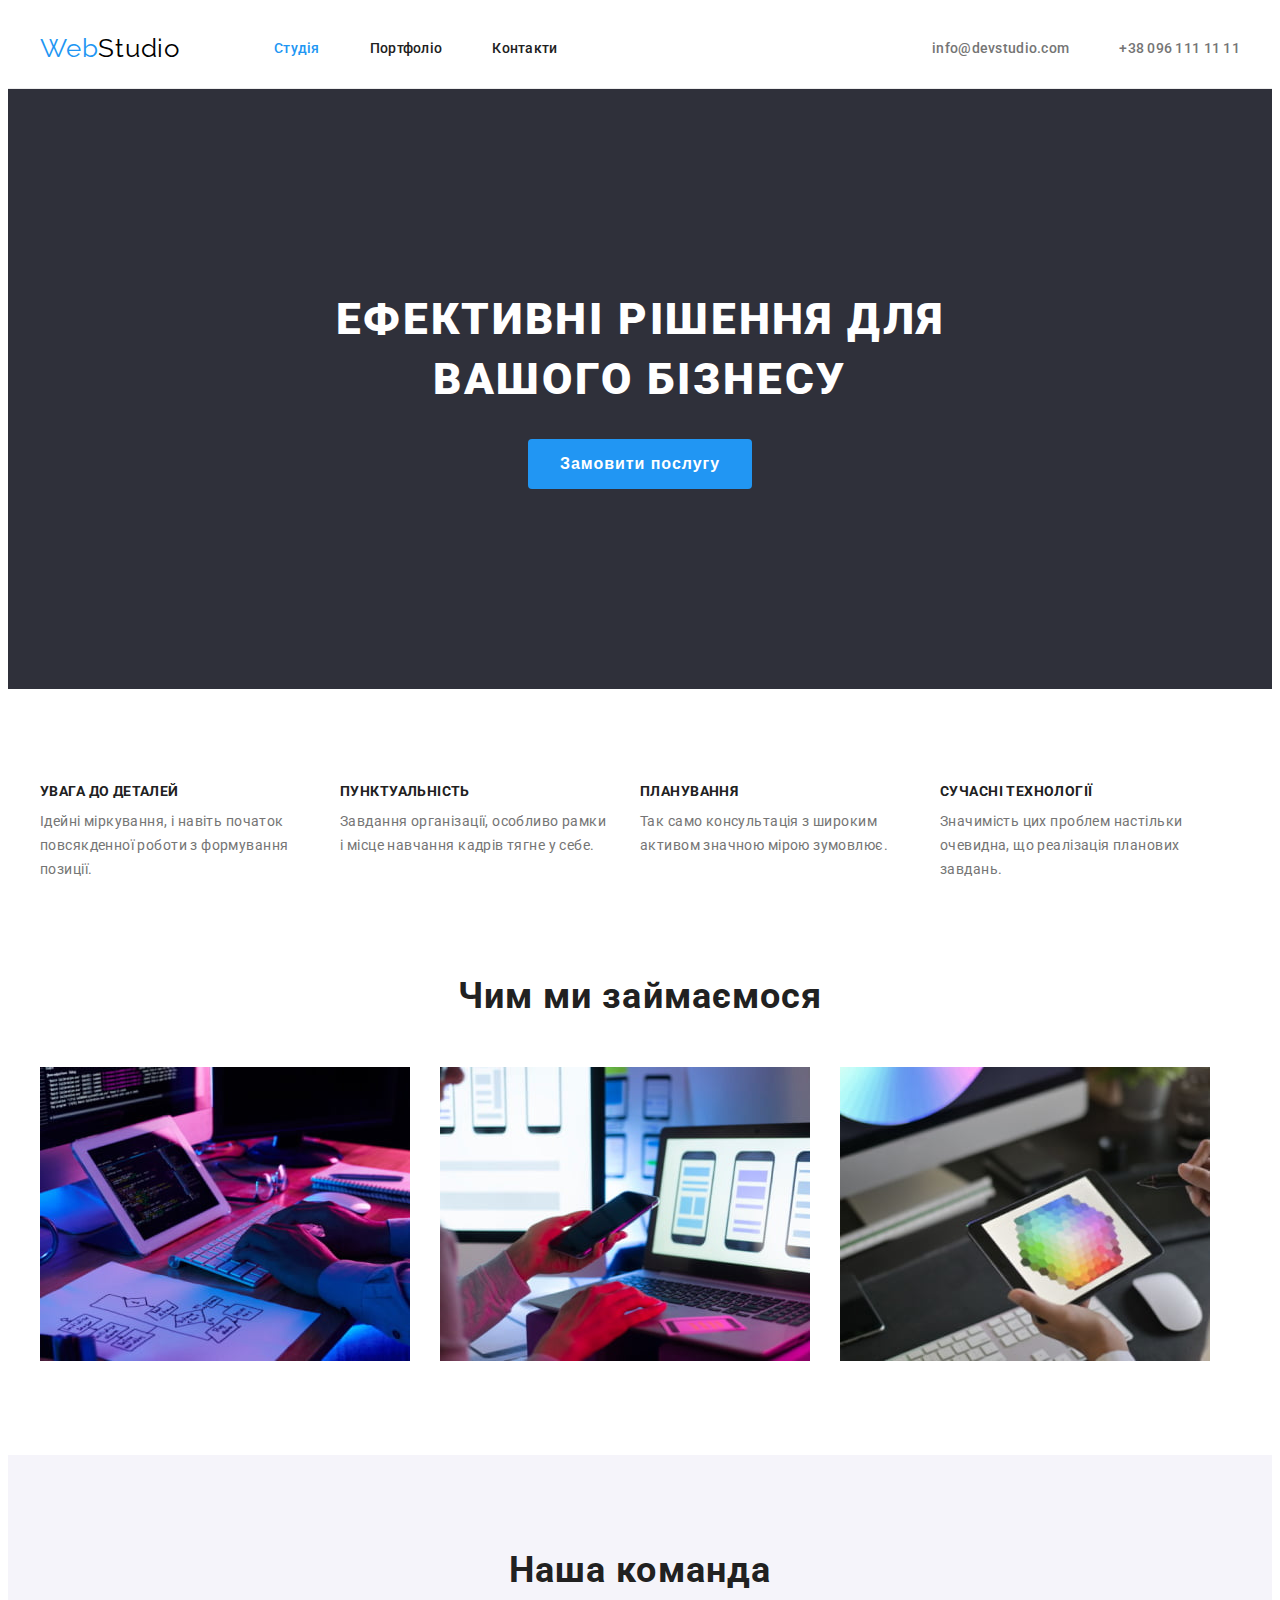
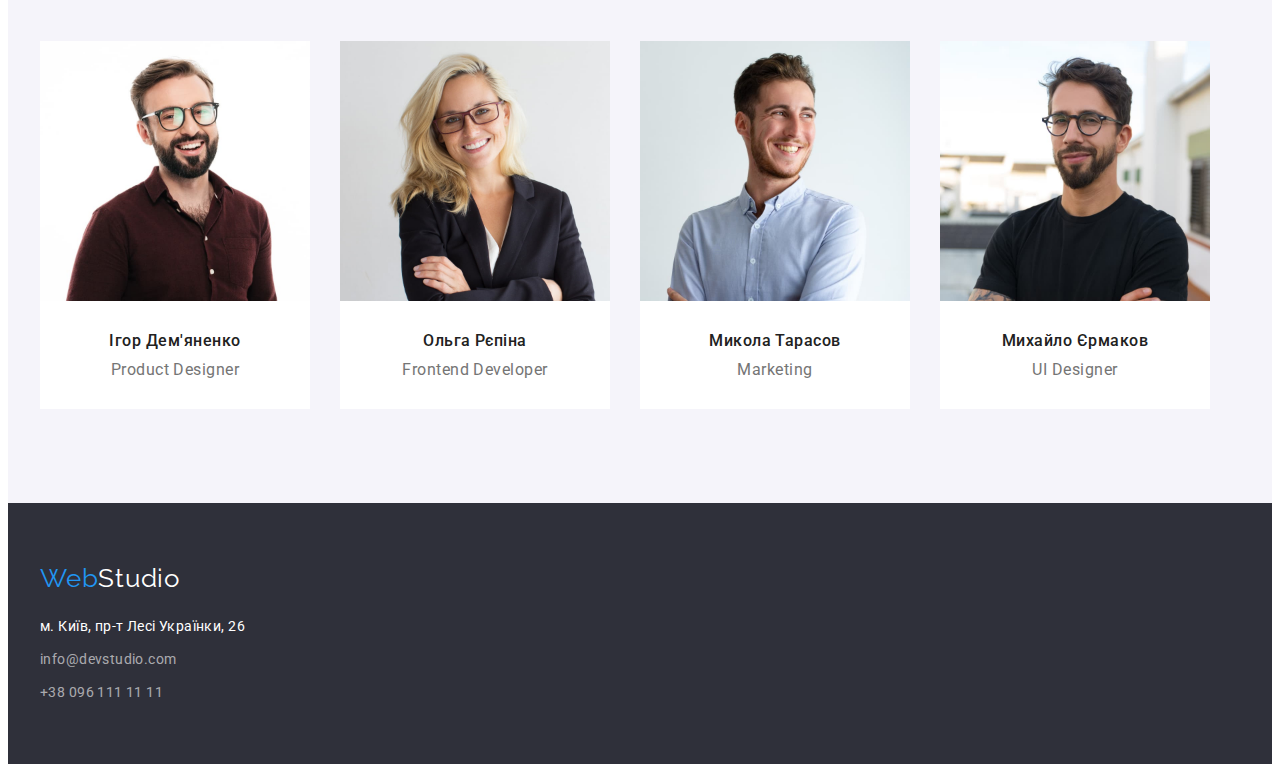
<file: index.html>
<!DOCTYPE html>
<html lang="uk">
  <head>
    <meta charset="UTF-8" />
    <meta http-equiv="X-UA-Compatible" content="IE=edge" />
    <meta name="viewport" content="width=device-width, initial-scale=1.0" />
    <title lang="en">WebStudio Студія</title>

    <link rel="preconnect" href="https://fonts.googleapis.com" />
    <link rel="preconnect" href="https://fonts.gstatic.com" crossorigin />
    <link
      href="https://fonts.googleapis.com/css2?family=Raleway:wght@700&family=Roboto:wght@400;500;700;900&display=swap"
      rel="stylesheet"
    />
    <link
      rel="stylesheet"
      href="https://cdnjs.cloudflare.com/ajax/libs/modern-normalize/1.1.0/modern-normalize.min.css"
      integrity="sha512-wpPYUAdjBVSE4KJnH1VR1HeZfpl1ub8YT/NKx4PuQ5NmX2tKuGu6U/JRp5y+Y8XG2tV+wKQpNHVUX03MfMFn9Q=="
      crossorigin="anonymous"
      referrerpolicy="no-referrer"
    />
    <link rel="stylesheet" href="./style.css" />
  </head>
  <body>
    <!-- header -->
    <header class="page-header">
      <div class="nav-page container">
        <nav class="nav-page">
          <a href="./index.html" lang="en" class="logo link"
            >Web<span class="logo-header">Studio</span></a
          >
          <ul class="site-nav list">
            <li class="item">
              <a
                href="./index.html"
                class="nav-link link current"
                title="Студія"
                >Студія</a
              >
            </li>
            <li class="item">
              <a href="./portfolio.html" class="nav-link link" title="Портфоліо"
                >Портфоліо</a
              >
            </li>
            <li class="item"><a href="#" class="nav-link link">Контакти</a></li>
          </ul>
        </nav>
        <ul class="contact-nav list">
          <li class="item">
            <a href="mailto:info@devstudio.com" class="contacts link"
              >info@devstudio.com</a
            >
          </li>
          <li class="item">
            <a href="tel:+38-0961111111" class="contacts link"
              >+38 096 111 11 11</a
            >
          </li>
        </ul>
      </div>
    </header>
    <main>
      <!-- hero section -->
      <section class="hero-section section">
        <div class="container">
          <h1 class="hero-title">Ефективні рішення для вашого бізнесу</h1>
          <button class="primary-btn" type="button">Замовити послугу</button>
        </div>
      </section>
      <!-- benefit section -->
      <section class="benefit-section section">
        <div class="container">
          <h2 class="visually-hidden">Наші переваги</h2>
          <ul class="benefit list">
            <li class="item">
              <h3 class="benefit-title">Увага до деталей</h3>
              <p class="benefit-description">
                Ідейні міркування, і навіть початок повсякденної роботи з
                формування позиції.
              </p>
            </li>
            <li class="item">
              <h3 class="benefit-title">Пунктуальність</h3>
              <p class="benefit-description">
                Завдання організації, особливо рамки і місце навчання кадрів
                тягне у себе.
              </p>
            </li>
            <li class="item">
              <h3 class="benefit-title">Планування</h3>
              <p class="benefit-description">
                Так само консультація з широким активом значною мірою зумовлює.
              </p>
            </li>
            <li class="item">
              <h3 class="benefit-title">Сучасні технології</h3>
              <p class="benefit-description">
                Значимість цих проблем настільки очевидна, що реалізація
                планових завдань.
              </p>
            </li>
          </ul>
        </div>
      </section>
      <!-- about-section -->
      <section class="section">
        <div class="container">
          <h2 class="about-title">Чим ми займаємося</h2>
          <ul class="about-item list">
            <li class="item">
              <img
                src="./images/coding.jpg"
                alt="Зображення процессу кодування"
                width="370"
              />
            </li>
            <li class="item">
              <img
                src="./images/check_phone.jpg"
                alt="Зображення налаштування мобільної версії"
                width="370"
              />
            </li>
            <li class="item">
              <img
                src="./images/check_color.jpg"
                alt="Зображення підбору колористичної схеми"
                width="370"
              />
            </li>
          </ul>
        </div>
      </section>
      <!-- Teams section -->
      <section class="teams-section section">
        <div class="container">
          <h2 class="about-title">Наша команда</h2>
          <ul class="teams list">
            <li class="teams-card">
              <img
                src="./images/product_designer.jpg"
                alt="Фото Ігора Дем'яненка"
                width="270"
              />
              <div class="teams-description">
                <h3 class="teams-person">Ігор Дем'яненко</h3>
                <p class="teams-career" lang="en">Product Designer</p>
              </div>
            </li>
            <li class="teams-card">
              <img
                src="./images/frontend_developer.jpg"
                alt="Фото Ольги Рєпіної"
                width="270"
              />
              <div class="teams-description">
                <h3 class="teams-person">Ольга Рєпіна</h3>
                <p class="teams-career" lang="en">Frontend Developer</p>
              </div>
            </li>
            <li class="teams-card">
              <img
                src="./images/marketing.jpg"
                alt="Фото Миколи Тарасова"
                width="270"
              />
              <div class="teams-description">
                <h3 class="teams-person">Микола Тарасов</h3>
                <p class="teams-career" lang="en">Marketing</p>
              </div>
            </li>
            <li class="teams-card">
              <img
                src="./images/ua_designer.jpg"
                alt="Фото Михайла Єрмакова"
                width="270"
              />
              <div class="teams-description">
                <h3 class="teams-person">Михайло Єрмаков</h3>
                <p class="teams-career" lang="en">UI Designer</p>
              </div>
            </li>
          </ul>
        </div>
      </section>
    </main>
    <!-- Footer -->
    <footer class="page-footer">
      <div class="container">
        <a href="./index.html" lang="en" class="logo link"
          >Web<span class="logo-footer">Studio</span></a
        >
        <address>
          <ul class="list">
            <li class="address-item" >
              <a
                href="https://www.google.com/maps/d/viewer?mid=10uSM3H-mIU3GznYo2szRIEphczw&hl=en_US&ll=50.426981454572825%2C30.538889775929036&z=18"
                class="contacts-office link"
                target="_blank"
                rel="noopener noreferrer nofollow"
                >м. Київ, пр-т Лесі Українки, 26</a
              >
            </li>
            <li class="address-item" >
              <a href="mailto:info@devstudio.com" class="contacts-footer link"
                >info@devstudio.com</a
              >
            </li>
            <li class="address-item" >
              <a href="tel:+380961111111" class="contacts-footer link"
                >+38 096 111 11 11</a
              >
            </li>
          </ul>
        </address>
      </div>
    </footer>
  </body>
</html>
</file>
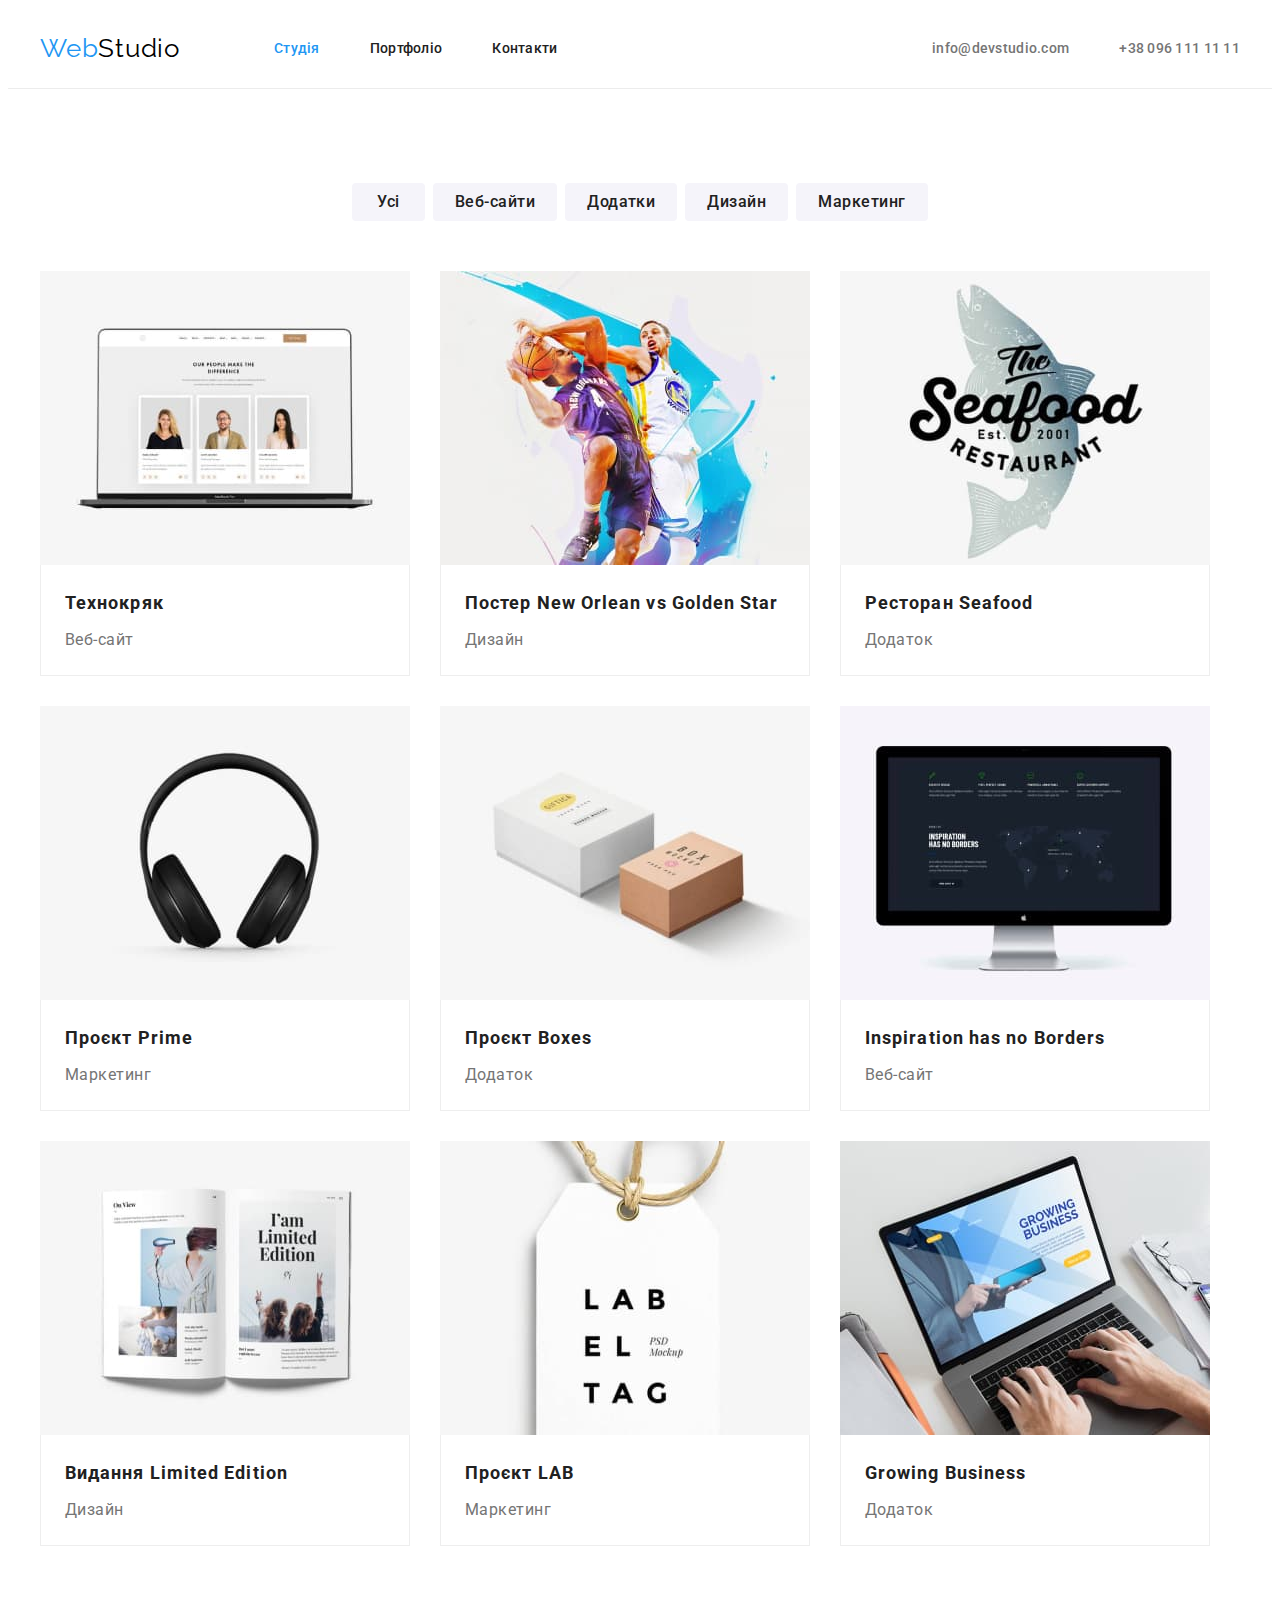
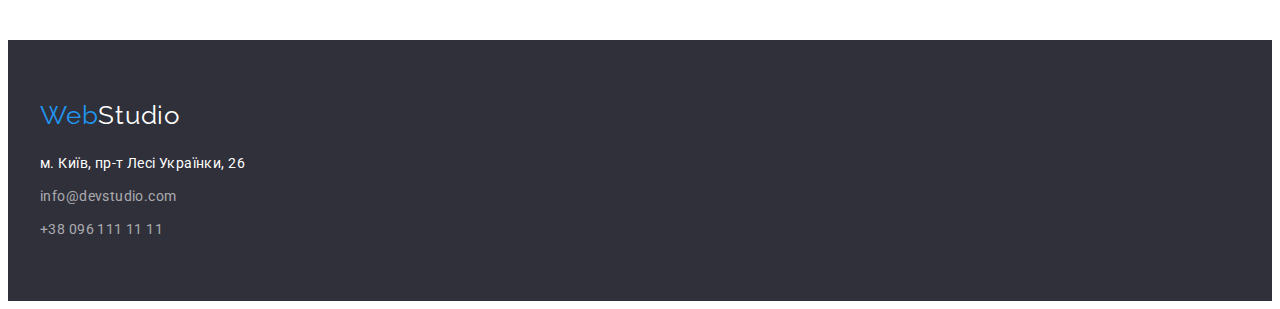
<file: portfolio.html>
<!DOCTYPE html>
<html lang="uk">
  <head>
    <meta charset="UTF-8" />
    <meta http-equiv="X-UA-Compatible" content="IE=edge" />
    <meta name="viewport" content="width=device-width, initial-scale=1.0" />
    <title lang="en">WebStudio Портфоліо</title>

    <link rel="preconnect" href="https://fonts.googleapis.com" />
    <link rel="preconnect" href="https://fonts.gstatic.com" crossorigin />
    <link
      href="https://fonts.googleapis.com/css2?family=Raleway:wght@700&family=Roboto:wght@400;500;700;900&display=swap"
      rel="stylesheet"
    />
    <link
      rel="stylesheet"
      href="https://cdnjs.cloudflare.com/ajax/libs/modern-normalize/1.1.0/modern-normalize.min.css"
      integrity="sha512-wpPYUAdjBVSE4KJnH1VR1HeZfpl1ub8YT/NKx4PuQ5NmX2tKuGu6U/JRp5y+Y8XG2tV+wKQpNHVUX03MfMFn9Q=="
      crossorigin="anonymous"
      referrerpolicy="no-referrer"
    />
    <link rel="stylesheet" href="./style.css" />
  </head>
  <body>
    <!-- header -->
    <header class="page-header">
      <div class="nav-page container">
        <nav class="nav-page">
          <a href="./index.html" lang="en" class="logo link"
            >Web<span class="logo-header">Studio</span></a
          >
          <ul class="site-nav list">
            <li class="item">
              <a
                href="./index.html"
                class="nav-link link current"
                title="Студія"
                >Студія</a
              >
            </li>
            <li class="item">
              <a href="./portfolio.html" class="nav-link link" title="Портфоліо"
                >Портфоліо</a
              >
            </li>
            <li class="item"><a href="#" class="nav-link link">Контакти</a></li>
          </ul>
        </nav>
        <ul class="contact-nav list">
          <li class="item">
            <a href="mailto:info@devstudio.com" class="contacts link"
              >info@devstudio.com</a
            >
          </li>
          <li class="item">
            <a href="tel:+38-0961111111" class="contacts link"
              >+38 096 111 11 11</a
            >
          </li>
        </ul>
      </div>
    </header>
    <main>
      <section class="section">
      <div class="container">
          <ul class="menu-btn list">
          <li class="item"><button class="sort-btn first-sort-btn" type="button">Усі</button></li>
          <li class="item"><button class="sort-btn" type="button">Веб-сайти</button></li>
          <li class="item"><button class="sort-btn" type="button">Додатки</button></li>
          <li class="item"><button class="sort-btn" type="button">Дизайн</button></li>
          <li class="item"><button class="sort-btn" type="button">Маркетинг</button></li>
        </ul>
        <ul class="project list">
          <li class="project-cart">
            <a
              class="link"
              href="#"
              target="_blank"
              title="Технокряк"
              rel="noopener nofollow"
              ><img
                src="./images/tehnocrak.jpg"
                alt="Сторінка на єкрані ноутбуку"
                width="370"
              />
              <div class="project-description"><h3 class="project-name">Технокряк</h3>
              <p class="project-type">Веб-сайт</p></div>
              </a
            >
          </li>
          <li class="project-cart">
            <a
              class="link"
              href="#"
              target="_blank"
              title="ТПостер New Orlean vs Golden Star"
              rel="noopener nofollow"
              ><img
                src="./images/poster.jpg"
                alt="Два баскетболісти"
                width="370"
              />
              <div class="project-description">
                <h3 class="project-name">
                Постер <span lang="en"> New Orlean vs Golden Star</span>
              </h3>
              <p class="project-type">Дизайн</p>
              </div>
              </a
            >
          </li>
          <li class="project-cart">
            <a
              class="link"
              href="#"
              target="_blank"
              title="Ресторан Seafood"
              rel="noopener nofollow"
              ><img
                src="./images/seafood.jpg"
                alt="Seafood логотип"
                width="370"
              />
              <div class="project-description"><h3 class="project-name">
                Ресторан <span lang="en">Seafood</span>
              </h3>
              <p class="project-type">Додаток</p></div>
              </a
            >
          </li>
          <li class="project-cart">
            <a
              class="link"
              href="#"
              target="_blank"
              title="Проєкт Prime"
              rel="noopener nofollow"
              ><img src="./images/prime.jpg" alt="Навушники" width="370" />
              <div class="project-description"><h3 class="project-name">Проєкт <span lang="en">Prime</span></h3>
              <p class="project-type">Маркетинг</p></div>
              </a
            >
          </li>
          <li class="project-cart">
            <a
              class="link"
              href="#"
              target="_blank"
              title="Проєкт Boxes"
              rel="noopener nofollow"
              ><img src="./images/boxes.jpg" alt="Дві коробки" width="370" />
              <div class="project-description"><h3 class="project-name">Проєкт <span lang="en">Boxes</span></h3>
              <p class="project-type">Додаток</p></div>
              </a
            >
          </li>
          <li class="project-cart">
            <a
              class="link"
              href="#"
              target="_blank"
              title="Inspiration has no Borders"
              rel="noopener nofollow"
              ><img
                src="./images/inspiration.jpg"
                alt="Сторінка на єкрані монітора"
                width="370"
              />
              <div class="project-description"><h3 class="project-name" lang="en">Inspiration has no Borders</h3>
              <p class="project-type">Веб-сайт</p></div>
              </a
            >
          </li>
          <li class="project-cart">
            <a
              class="link"
              href="#"
              target="_blank"
              title="Видання Limited Edition"
              rel="noopener nofollow"
              ><img
                src="./images/limited.jpg"
                alt="Розгорнутий журнал"
                width="370"
              />
              <div class="project-description"><h3 class="project-name">
                Видання <span lang="en">Limited Edition</span>
              </h3>
              <p class="project-type">Дизайн</p></div>
              </a
            >
          </li>
          <li class="project-cart">
            <a
              class="link"
              href="#"
              target="_blank"
              title="Проєкт LAB"
              rel="noopener nofollow"
              ><img src="./images/lab.jpg" alt="Бірка" width="370" />
              <div class="project-description"><h3 class="project-name">Проєкт <span lang="en">LAB</span></h3>
              <p class="project-type">Маркетинг</p></div>
              </a
            >
          </li>
          <li class="project-cart">
            <a
              class="link"
              href="#"
              target="_blank"
              title="Growing Business"
              rel="noopener nofollow"
              ><img
                src="./images/growing.jpg"
                alt="Друкування на ноутбуку"
                width="370"
              />
              <div class="project-description"><h3 class="project-name" lang="en">Growing Business</h3>
              <p class="project-type">Додаток</p></div>
              </a
            >
          </li>
        </ul>
      </div>
      </section>
    </main>
    <!-- Footer -->
    <footer class="page-footer">
      <div class="container">
        <a href="./index.html" lang="en" class="logo link"
          >Web<span class="logo-footer">Studio</span></a
        >
        <address>
          <ul class="list">
            <li class="address-item" >
              <a
                href="https://www.google.com/maps/d/viewer?mid=10uSM3H-mIU3GznYo2szRIEphczw&hl=en_US&ll=50.426981454572825%2C30.538889775929036&z=18"
                class="contacts-office link"
                target="_blank"
                rel="noopener noreferrer nofollow"
                >м. Київ, пр-т Лесі Українки, 26</a
              >
            </li>
            <li class="address-item" >
              <a href="mailto:info@devstudio.com" class="contacts-footer link"
                >info@devstudio.com</a
              >
            </li>
            <li class="address-item" >
              <a href="tel:+380961111111" class="contacts-footer link"
                >+38 096 111 11 11</a
              >
            </li>
          </ul>
        </address>
      </div>
    </footer>
  </body>
</html>
</file>
<file: style.css>
:root {
  --color-primary: #212121;
  --color-secondary: #fff;
  --color-main-text: #757575;
  --color-logo: #2196f3;
  --color-logo-header: #000;
  --color-background: #2f303a;
  --color-background-secondary: #f5f4fa;
  --prime-font-family: 'Roboto', sens-serif;
  --secondary-font-family: 'Raleway';

  --color-bg-project: #eee;
  --main-font-size: 14px;

  --project-cart-gap: 30px;
}
/* global */
.link {
  text-decoration: none;
}
.list {
  list-style: none;
}
h1,
h2,
h3,
h4,
h5,
h6,
p,
ul {
  margin: 0;
  padding: 0;
}
img {
  display: block;
  max-width: 100%;
  height: auto;
}
body {
  color: var(--color-primary);
  font-family: var(--prime-font-family);
  font-size: var(--main-font-size);
}
.container {
  width: 1200px;
  margin-left: auto;
  margin-right: auto;
  padding-left: 15px;
  padding-right: 15px;
}

/* Header */
.page-header {
  border-bottom: 1px solid #ececec;
}
.nav-page {
  display: flex;
  align-items: center;
}
.logo {
  margin-right: 94px;
  color: var(--color-logo);
  font-family: var(--secondary-font-family);
  font-size: 26px;
  line-height: calc(31 / 26);
  letter-spacing: 0.03em;
}
.logo-header {
  color: var(--color-logo-header);
}
.site-nav,
.contact-nav {
  display: flex;
  padding: 0;
}
.contact-nav {
  margin-left: auto;
}
.site-nav .item:not(:last-child),
.contact-nav .item:not(:last-child) {
  margin-right: 50px;
}
.nav-link {
  display: block;
  padding-top: 32px;
  padding-bottom: 32px;
  font-weight: 500;
  line-height: calc(16 / 14);
  letter-spacing: 0.02em;
  color: var(--color-primary);
}
.nav-link:hover,
.nav-link:focus {
  color: var(--color-logo);
}
.current {
  color: var(--color-logo);
}
.contacts {
  display: block;
  padding-top: 32px;
  padding-bottom: 32px;
  color: var(--color-main-text);
  font-weight: 500;
  font-size: var(--main-font-size);
  line-height: calc(16 / 14);
  letter-spacing: 0.02em;
}
.contacts:hover,
.contacts:focus {
  color: var(--color-logo);
}

.section {
  padding: 94px 0;
}
/* Hero */
.hero-section {
  background-color: var(--color-background);
  text-align: center;
  padding: 200px 0;
}
.hero-title {
  margin-bottom: 30px;
  width: 696px;
  margin-left: auto;
  margin-right: auto;
  color: var(--color-secondary);
  font-weight: 900;
  font-size: 44px;
  line-height: calc(60 / 44);
  letter-spacing: 0.06em;
  text-transform: uppercase;
}
.primary-btn {
  padding: 10px 32px;
  border: 0;
  border-radius: 4px;
  font-weight: 700;
  font-size: 16px;
  line-height: calc(30 / 16);
  letter-spacing: 0.06em;
  color: var(--color-secondary);
  background-color: var(--color-logo);
  cursor: pointer;
}
/* benefit */
.visually-hidden {
  position: absolute;
  white-space: nowrap;
  width: 1px;
  height: 1px;
  overflow: hidden;
  border: 0;
  padding: 0;
  clip: rect(0 0 0 0);
  clip-path: inset(50%);
  margin: -1px;
}
.benefit-section {
  padding-bottom: 0;
  
}
.benefit {
  display: flex;
  gap: 30px;

}
.benefit .item {
  width: 270px;
  
}

.benefit-title {
  margin-bottom: 10px;
  font-size: var(--main-font-size);
  line-height: calc(16 / 14);
  text-transform: uppercase;
  letter-spacing: 0.03em;
}
.benefit-description {
  letter-spacing: 0.03em;
  line-height: calc(24 / 14);
  color: var(--color-main-text);
}
/* about */

.about-title {
  margin-bottom: 50px;
  font-size: 36px;
  line-height: calc(42 / 36);
  color: var(--color-primary);
  letter-spacing: 0.03em;
  text-align: center;
}
.about-item {
  display: flex;
  gap: 30px;
}

/* teams */
.teams-section {
  background-color: var(--color-background-secondary);
}
.teams {
  display: flex;
  gap: 30px;
}
.teams-card {
  background-color: var(--color-secondary);
  
  text-align: center;
}
.teams-description{
  padding: 30px 10px;
}
.teams-person {
  
  margin-bottom: 10px;
  font-weight: 500;
  font-size: 16px;
  line-height: calc(19 / 16);
  color: var(--color-primary);
  letter-spacing: 0.03em;
}
.teams-career {
  
  font-size: 16px;
  line-height: calc(19 / 16);
  color: var(--color-main-text);
  letter-spacing: 0.03em;
}
/* footer */
.page-footer {
  background-color: var(--color-background);
  font-style: normal;
  line-height: calc(24 / 14);
  color: var(--color-secondary);
  padding-top: 60px;
  padding-bottom: 60px;
}
.page-footer .logo{
  display: block;
  margin-right: 0;
  margin-bottom: 20px;
}
.logo-footer {
  color: var(--color-secondary);
}
.contacts-office {
  font-style: normal;
  line-height: calc(24 / 14);
  color: var(--color-secondary);
  letter-spacing: 0.03em;
}
.contacts-footer {
  font-style: normal;
  line-height: calc(24 / 14);
  color: rgba(255, 255, 255, 0.6);
  letter-spacing: 0.03em;
}
.address-item:not(:last-child){
margin-bottom: 9px;
}
/* portfolio main */
.menu-btn {
  display: flex;
  justify-content: center;
  margin-bottom: 50px;
}
.menu-btn .item {
  margin-left: 8px;
}
.menu-btn .item:first-child {
  margin-left: 0;
}
.sort-btn {
  padding: 6px 22px;
  color: inherit;
  background-color: var(--color-background-secondary);
  font-family: inherit;
  font-weight: 500;
  font-size: 16px;
  line-height: calc(26 / 16);
  letter-spacing: 0.03em;
  border: 1px;
  cursor: pointer;
  border-radius: 4px;
}
.first-sort-btn {
  padding-left: 25px;
  padding-right: 25px;
}
.sort-btn:hover,
.sort-btn:focus {
  background-color: var(--color-logo);
  color: var(--color-secondary);
}
.project {
  display: flex;
  flex-wrap: wrap;
  margin-left: calc(-1 * var(--project-cart-gap));
  margin-top: calc(-1 * var(--project-cart-gap));
}
.project-cart {
  margin-left: var(--project-cart-gap);
  margin-top: var(--project-cart-gap);
}
.project-name {
  color: var(--color-primary);
  font-size: 18px;
  line-height: calc(36 / 18);
  letter-spacing: 0.06em;
  margin-bottom: 4px;
}
.project-type {
  color: var(--color-main-text);
  font-size: 16px;
  line-height: calc(30 / 16);
  letter-spacing: 0.03em;
}
.project-description{
  padding: 20px 24px;
  border-left: 1px solid var(--color-bg-project) ;
  border-bottom: 1px solid var(--color-bg-project);
  border-right: 1px solid var(--color-bg-project);
}
</file>
